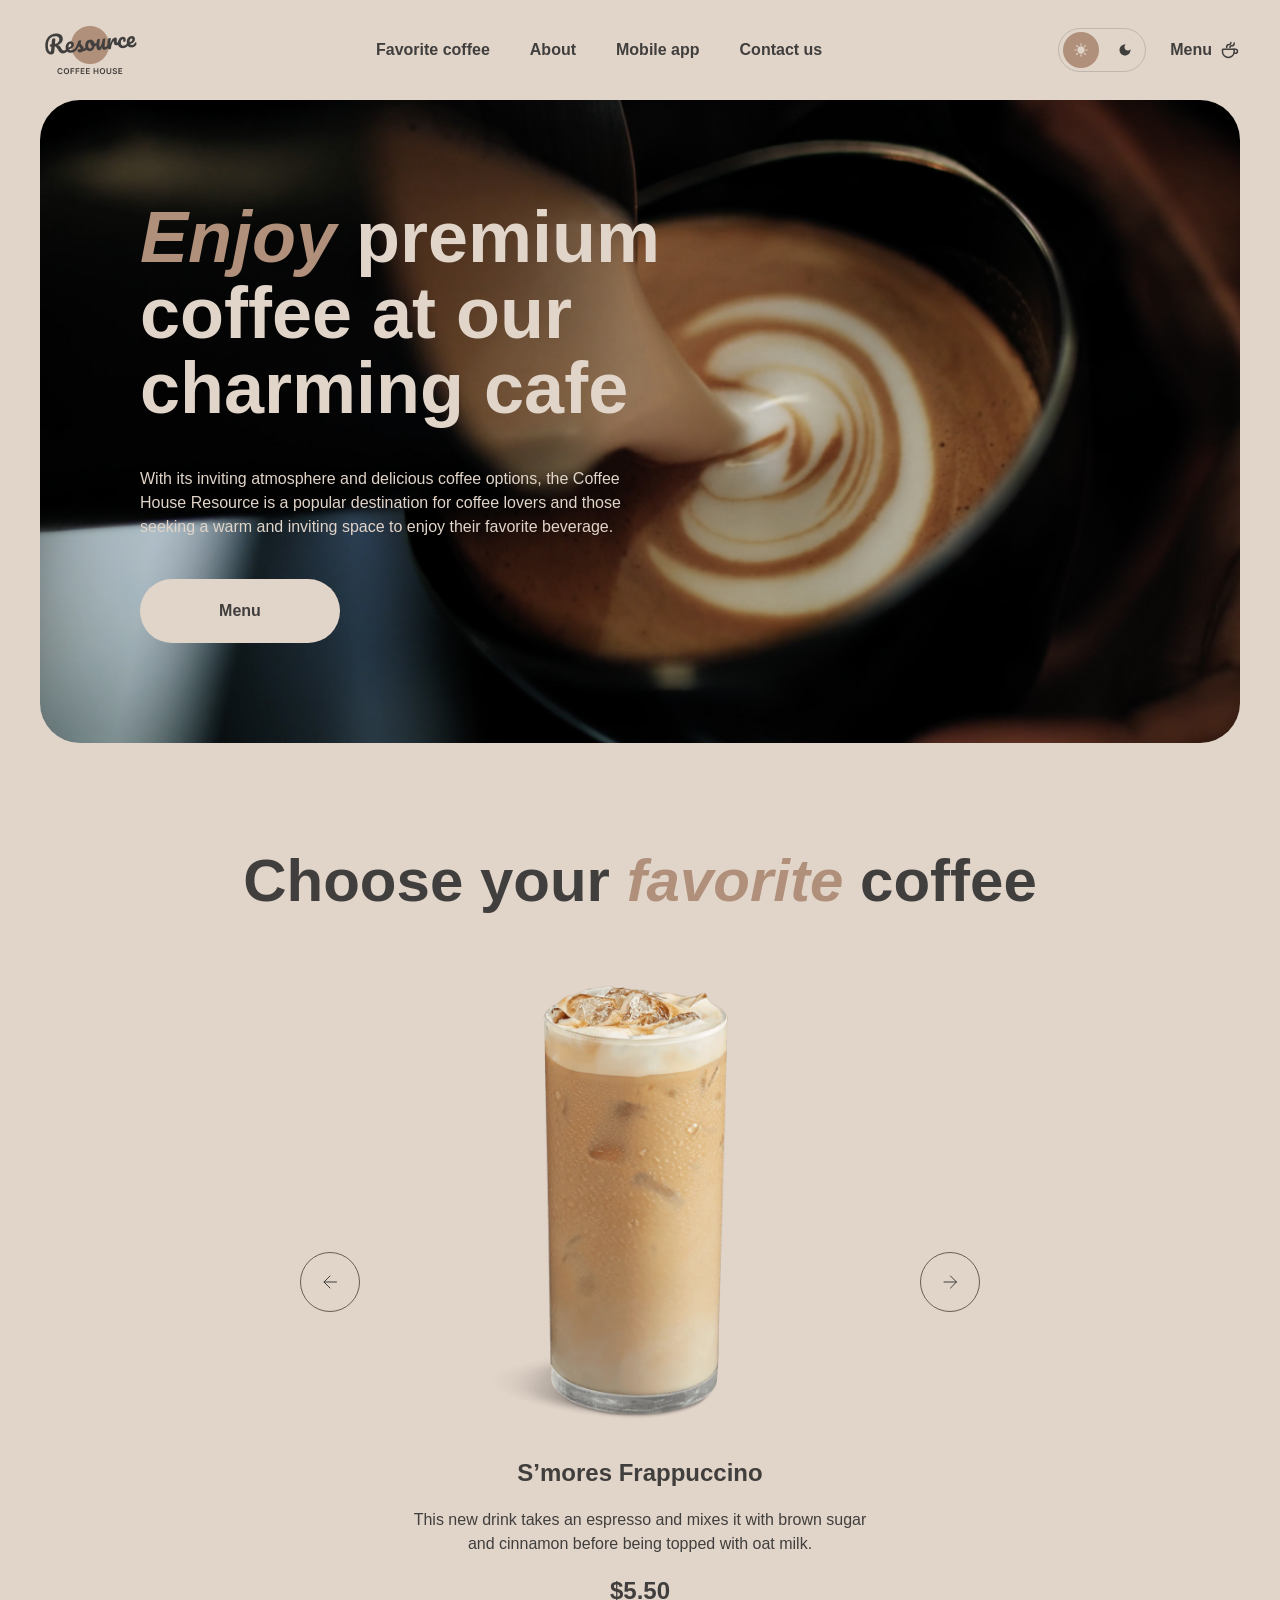
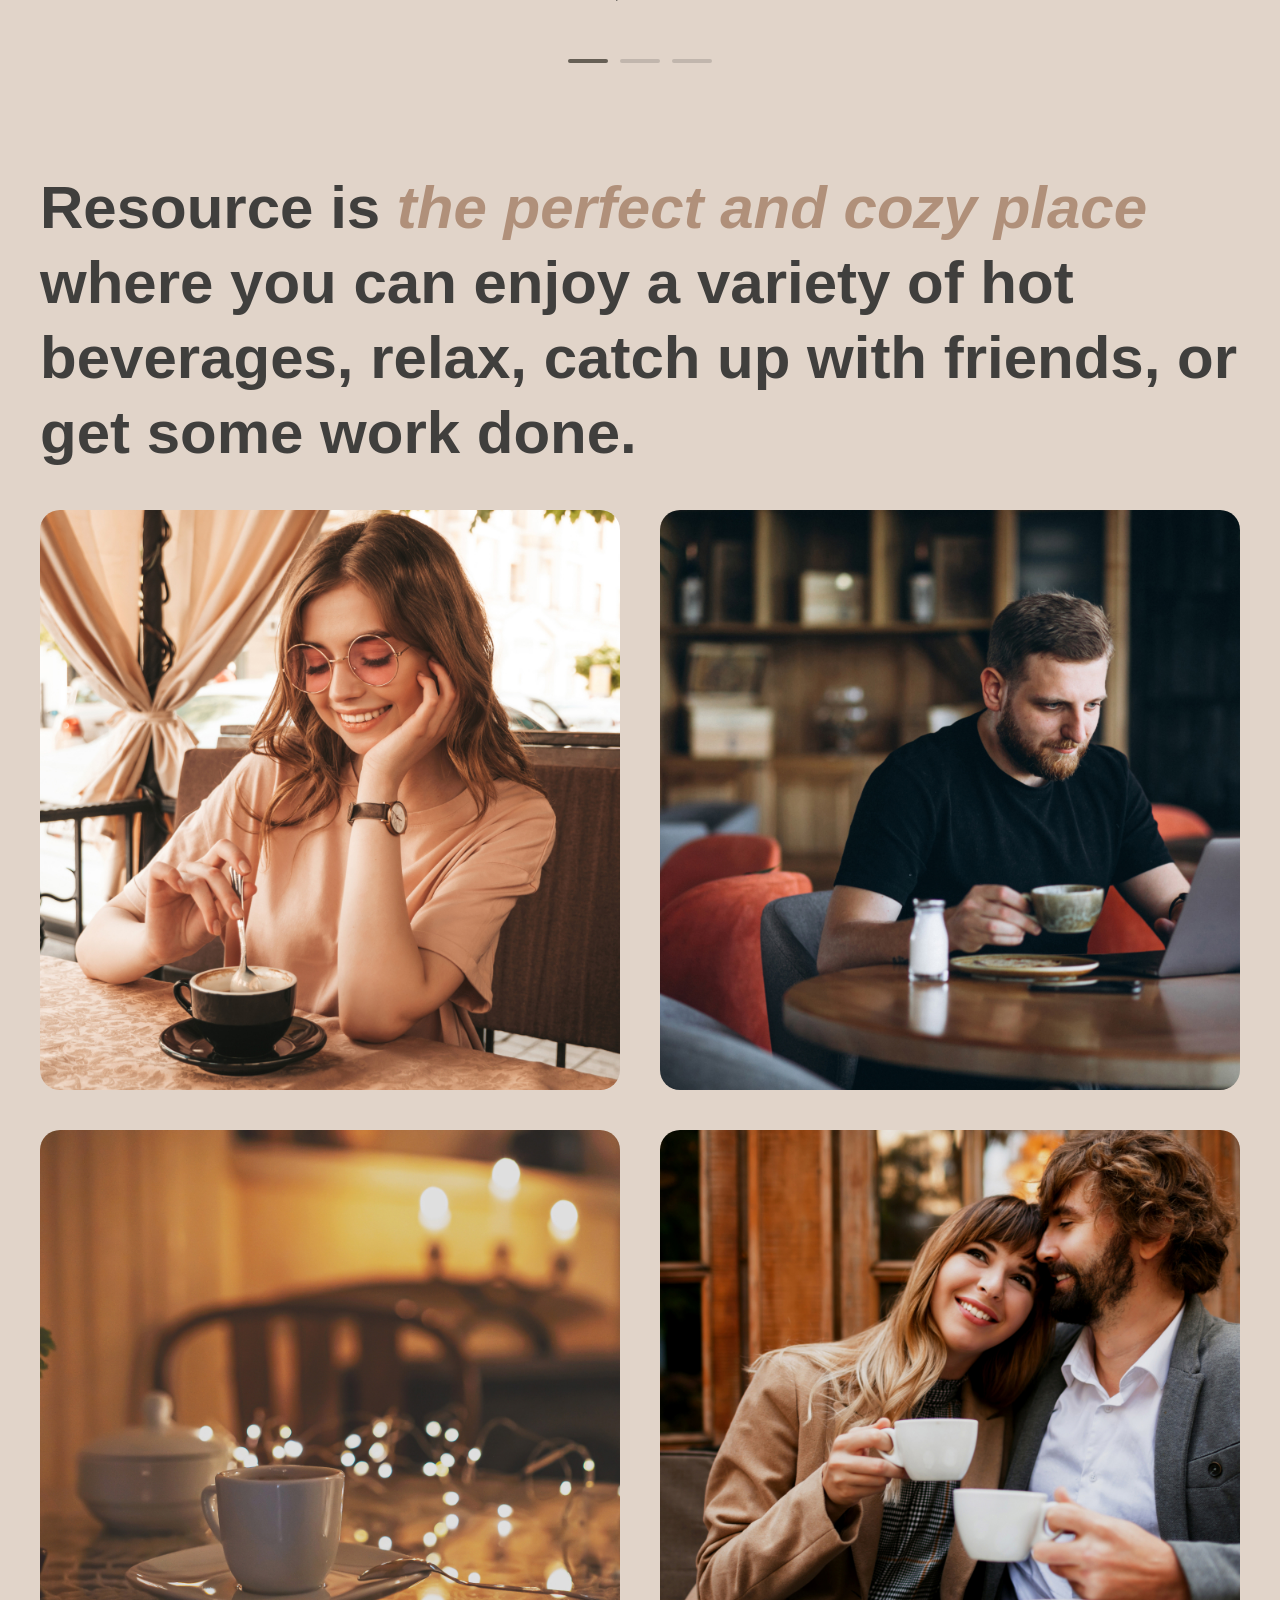
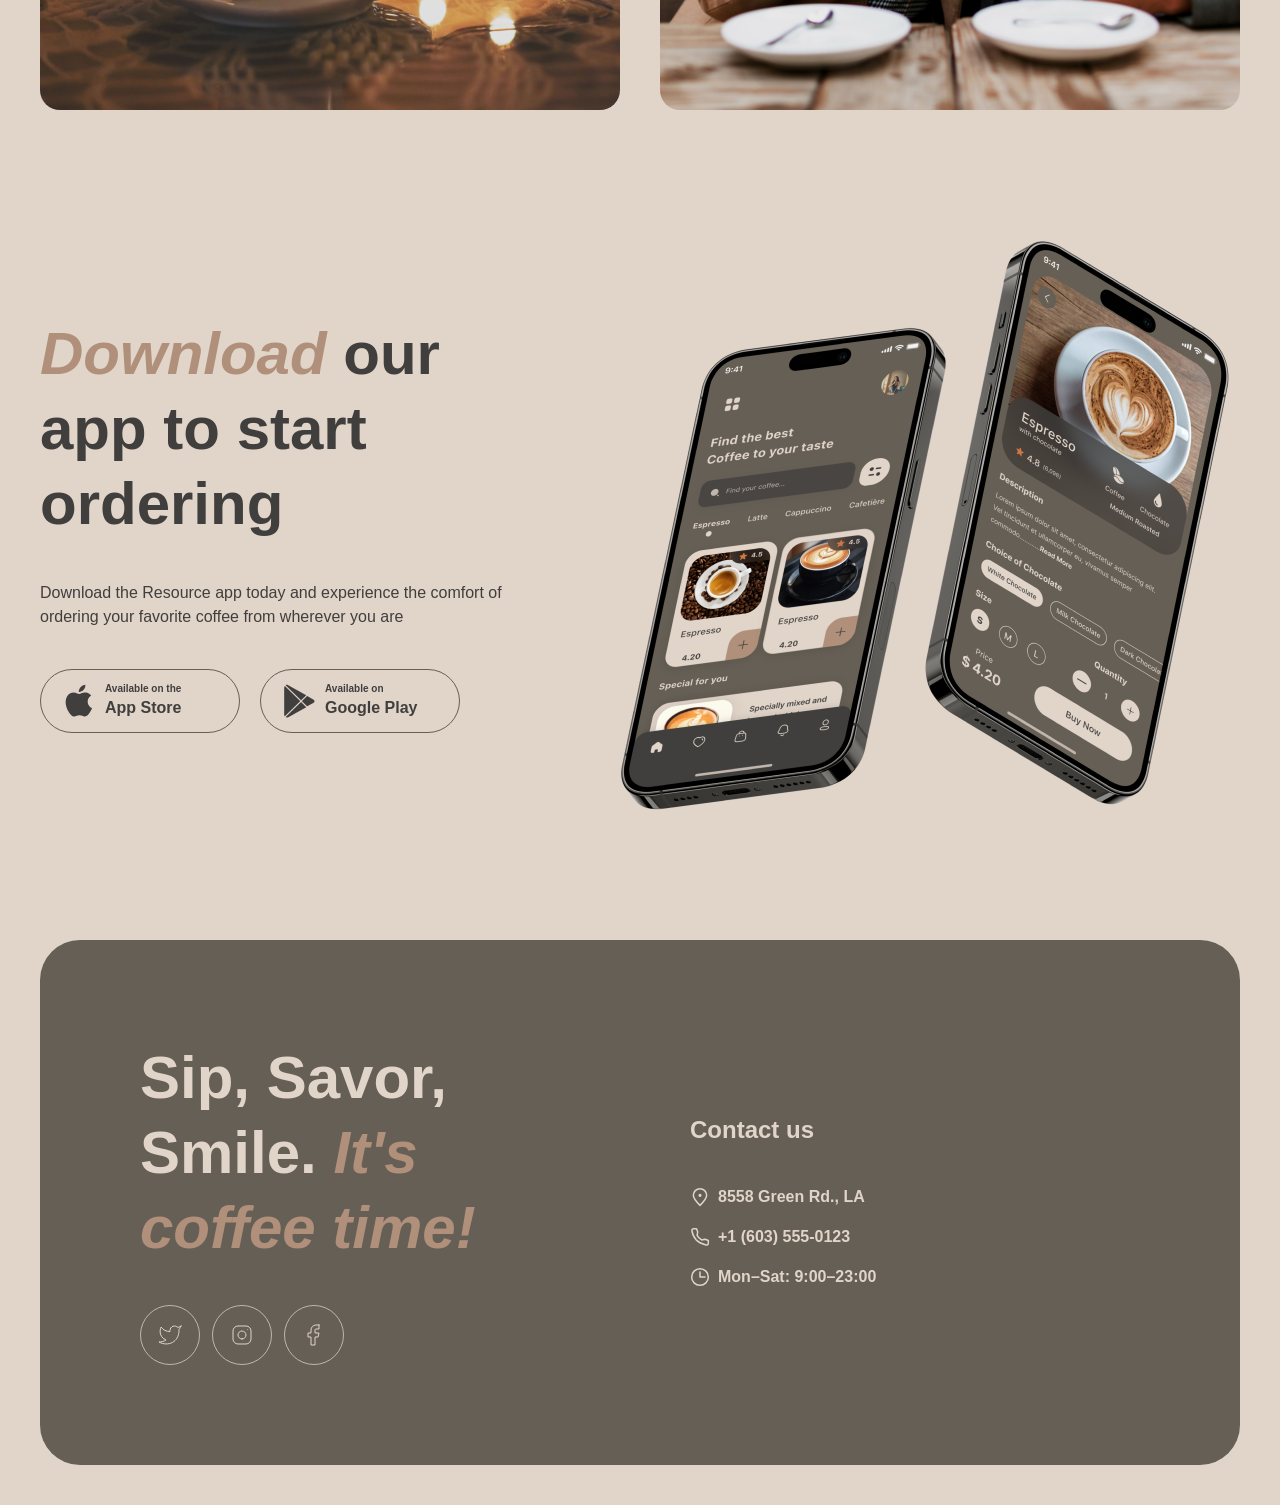
<file: index.html>
<!DOCTYPE html>
<html lang="en">

<head>
    <meta charset="UTF-8">
    <meta name="viewport" content="width=device-width, initial-scale=1.0">
    <title>Coffee House</title>
    <script>
        if (localStorage.getItem('theme') === 'dark') {
            document.documentElement.setAttribute('data-theme', 'dark');
        }
    </script>
    <link rel="stylesheet" href="style/reset.css">
    <link rel="stylesheet" href="style/style.css">
</head>

<body>
    <header>
        <div class="header-wrapper">
            <a href="index.html" class="header-logo">
                <img src="images/logo.png" alt="Logo" width="100" height="60">
            </a>

            <nav class="header-nav">
                <ul class="header-nav-list">
                    <li class="header-nav-list-item"><a href="#favorite-coffee">Favorite coffee</a></li>
                    <li class="header-nav-list-item"><a href="#about">About</a></li>
                    <li class="header-nav-list-item"><a href="#mobile-app">Mobile app</a></li>
                    <li class="header-nav-list-item"><a href="#footer">Contact us</a></li>
                </ul>
            </nav>

            <div class="header-actions">
                <label class="theme-switch">
                    <input type="checkbox" class="theme-switch-input" aria-label="Dark theme">
                    <span class="theme-switch-track">
                        <img src="images/son.svg" alt="" width="36" height="36">
                        <img src="images/moon.svg" alt="" width="36" height="36">
                    </span>
                </label>

                <a href="catalog.html" class="header-catalog-link">
                    Menu
                    <img src="images/coffee-cup.svg" alt="" width="20" height="20">
                </a>

                <button class="header-burger" aria-label="Open navigation menu"></button>
            </div>
        </div>
    </header>

    <main>
        <section class="hero" id="hero">
            <div class="hero-container">
                <div class="hero-offer">
                    <h1>
                        <span class="text-italic">Enjoy</span> premium coffee at our charming cafe
                    </h1>
                    <p>With its inviting atmosphere and delicious coffee options, the Coffee House Resource is a
                        popular destination for coffee lovers and those seeking a warm and inviting space to enjoy
                        their favorite beverage.</p>
                    <a href="catalog.html" class="btn-menu">Menu</a>
                </div>
            </div>
        </section>
        <section class="promo-slider" id="favorite-coffee">
            <div class="promo-slider-container">
                <h2>Choose your <span class="text-italic">favorite</span> coffee</h2>
                <div class="slider-wrapper">
                    <button class="left-arrow" aria-label="Previous slide">
                        <img src="images/arrow-left.svg" alt="" width="24" height="24">
                    </button>
                    <ul class="slider-list">
                        <li class="slider-list-item">
                            <img src="images/content/coffee-slider-1.png" alt="S'mores Frappuccino in a tall glass"
                                width="480" height="480">
                            <h3>S’mores Frappuccino</h3>
                            <p>This new drink takes an espresso and mixes it with brown sugar and cinnamon before
                                being topped with oat milk.</p>
                            <p><span class="product-price">$5.50</span></p>
                        </li>
                        <li class="slider-list-item">
                            <img src="images/content/coffee-slider-2.png" alt="Caramel Macchiato with whipped cream"
                                width="480" height="480">
                            <h3>Caramel Macchiato</h3>
                            <p>Fragrant and unique classic espresso with rich caramel-peanut syrup, with cream under
                                whipped thick foam.</p>
                            <p><span class="product-price">$5.00</span></p>
                        </li>
                        <li class="slider-list-item">
                            <img src="images/content/coffee-slider-3.png" alt="Iced coffee in a glass" width="480"
                                height="480">
                            <h3>Ice coffee</h3>
                            <p>A popular summer drink that tones and invigorates. Prepared from coffee, milk and ice.
                            </p>
                            <p><span class="product-price">$4.50</span></p>
                        </li>
                    </ul>
                    <button class="right-arrow" aria-label="Next slide">
                        <img src="images/arrow-right.svg" alt="" width="24" height="24">
                    </button>
                </div>
                <ul class="slider-controls">
                    <li>
                        <button class="slider-control" aria-label="Show slide 1" aria-current="true"></button>
                    </li>
                    <li>
                        <button class="slider-control" aria-label="Show slide 2"></button>
                    </li>
                    <li>
                        <button class="slider-control" aria-label="Show slide 3"></button>
                    </li>
                </ul>
            </div>
        </section>
        <section class="about" id="about">
            <div class="about-container">
                <h2>Resource is <span class="text-italic">the perfect and cozy place</span> where you can enjoy a
                    variety of hot beverages, relax, catch up with friends, or get some work done.</h2>
                <div class="about-images">
                    <ul class="about-column">
                        <li>
                            <img src="images/content/about-1.jpg" alt="Girl in sunglasses drinking coffee at a café"
                                width="660" height="590">
                        </li>
                        <li>
                            <img src="images/content/about-2.jpg" alt="A cup of coffee on a table with string lights"
                                width="660" height="430">
                        </li>
                    </ul>
                    <ul class="about-column">
                        <li>
                            <img src="images/content/about-3.jpg" alt="A man works at a cafe with a cup of coffee"
                                width="660" height="430">
                        </li>
                        <li>
                            <img src="images/content/about-4.jpg" alt="A couple sitting together with cups of coffee"
                                width="660" height="590">
                        </li>
                    </ul>
                </div>
            </div>
        </section>

        <section class="mobile-app" id="mobile-app">
            <div class="mobile-app-container">
                <div class="mobile-app-info">
                    <h2><span class="text-italic">Download</span> our app to start ordering</h2>
                    <p>Download the Resource app today and experience the comfort of ordering your favorite coffee from
                        wherever you are</p>
                    <div class="mobile-app-links">
                        <a href="#" class="app-link">
                            <img src="images/apple.svg" alt="Apple" width="36" height="36">
                            <span>
                                <span class="app-link-small">Available on the</span>
                                <span class="app-link-big">App Store</span>
                            </span>
                        </a>
                        <a href="#" class="app-link">
                            <img src="images/google-play.svg" alt="Google Play" width="36" height="36">
                            <span>
                                <span class="app-link-small">Available on</span>
                                <span class="app-link-big">Google Play</span>
                            </span>
                        </a>
                    </div>
                </div>
                <img src="images/mobile-screens.png" alt="Resource app screens on two phones" width="630" height="630"
                    class="mobile-app-image">
            </div>
        </section>
    </main>

    <footer id="footer">
        <div class="footer-container">
            <div class="footer-offer">
                <p class="footer-slogan">Sip, Savor, Smile. <span class="text-italic">It's coffee time!</span></p>
                <ul class="footer-social-list">
                    <li>
                        <a href="https://twitter.com" target="_blank" rel="noopener" aria-label="Twitter">
                            <img src="images/twitter.svg" alt="Twitter" width="24" height="24">
                        </a>
                    </li>
                    <li>
                        <a href="https://instagram.com" target="_blank" rel="noopener" aria-label="Instagram">
                            <img src="images/instagram.svg" alt="Instagram" width="24" height="24">
                        </a>
                    </li>
                    <li>
                        <a href="https://facebook.com" target="_blank" rel="noopener" aria-label="Facebook">
                            <img src="images/facebook.svg" alt="Facebook" width="24" height="24">
                        </a>
                    </li>
                </ul>
            </div>
            <div class="footer-contacts">
                <h2 class="footer-contacts-title">Contact us</h2>
                <ul class="footer-contacts-list">
                    <li>
                        <a href="https://maps.google.com/?q=8558+Green+Rd,+LA" target="_blank" rel="noopener">
                            <img src="images/pin-alt.svg" alt="Pin" width="20" height="20">
                            8558 Green Rd., LA
                        </a>
                    </li>
                    <li>
                        <a href="tel:+16035550123">
                            <img src="images/phone.svg" alt="Pnone" width="20" height="20">
                            +1 (603) 555-0123
                        </a>
                    </li>
                    <li>
                        <img src="images/clock.svg" alt="Clock" width="20" height="20">
                        Mon–Sat: 9:00–23:00
                    </li>
                </ul>
            </div>
        </div>
    </footer>

    <script src="script/script.js"></script>
</body>

</html>
</file>
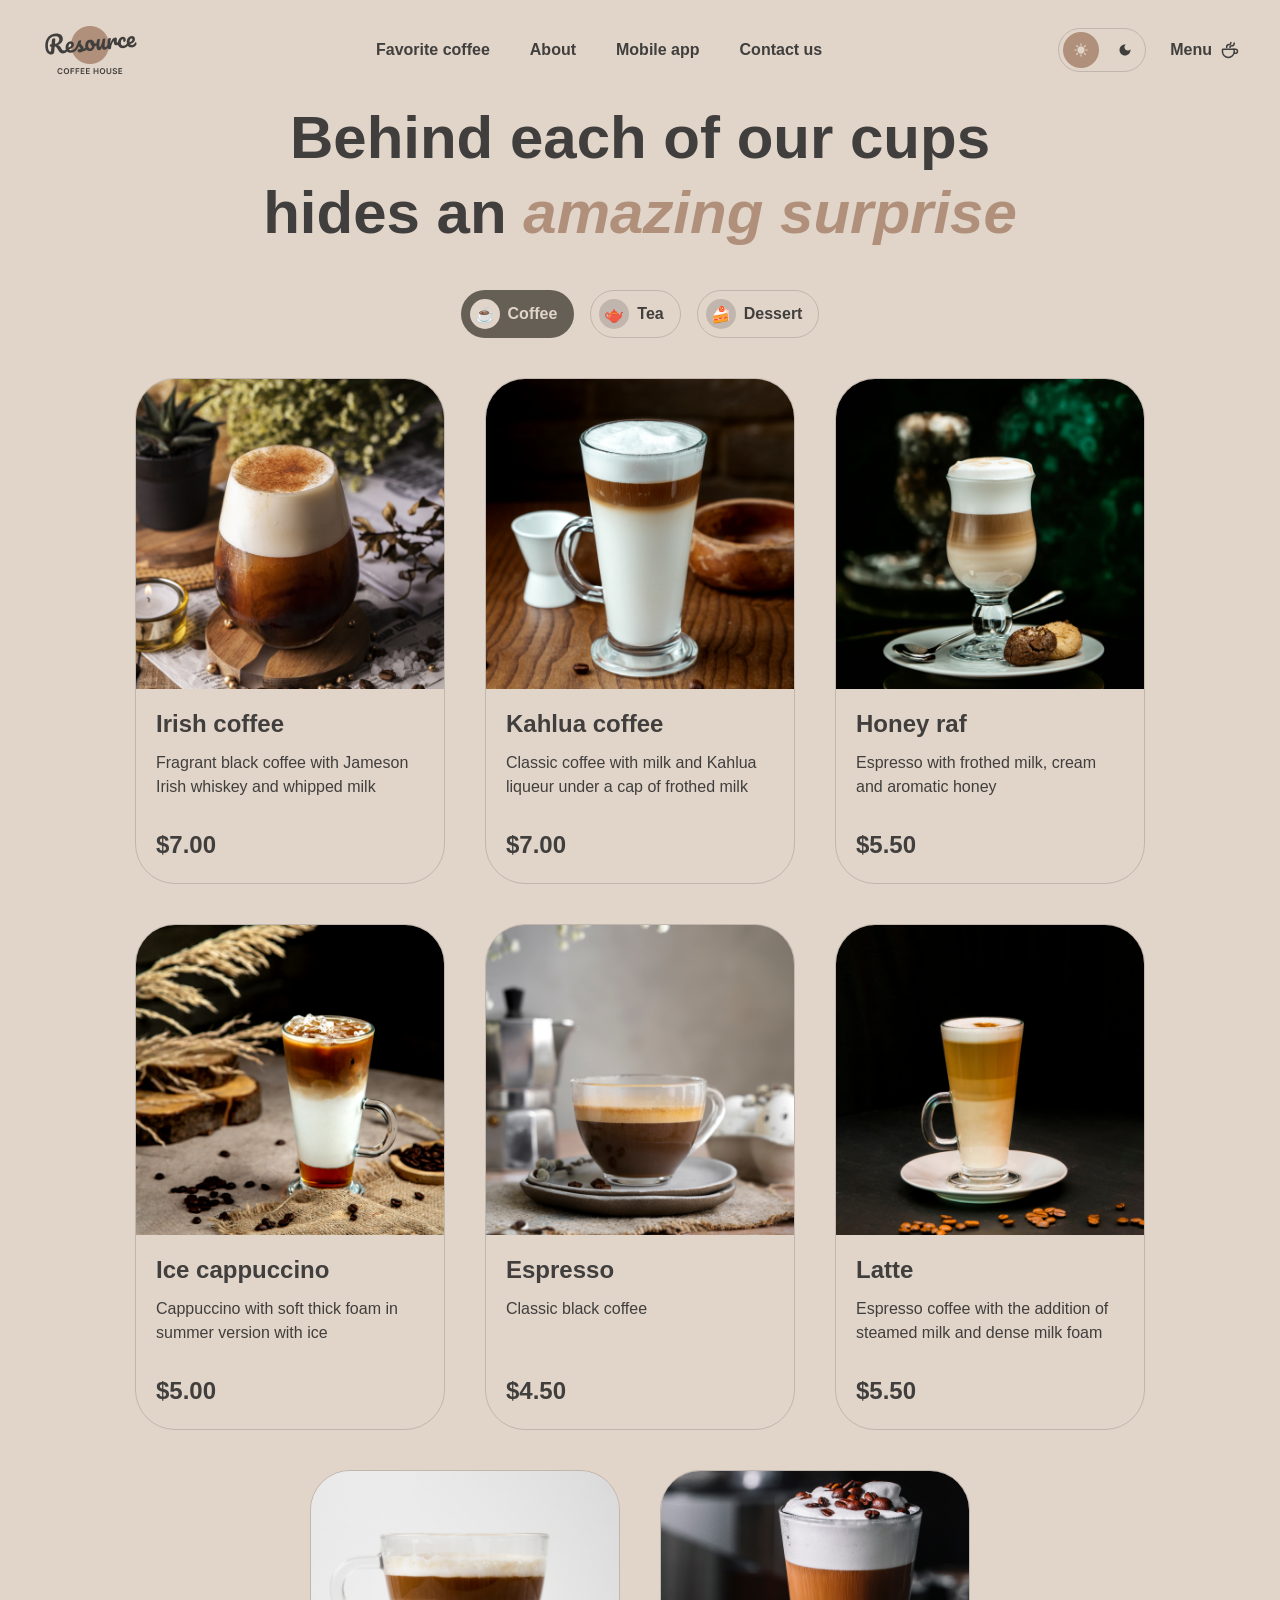
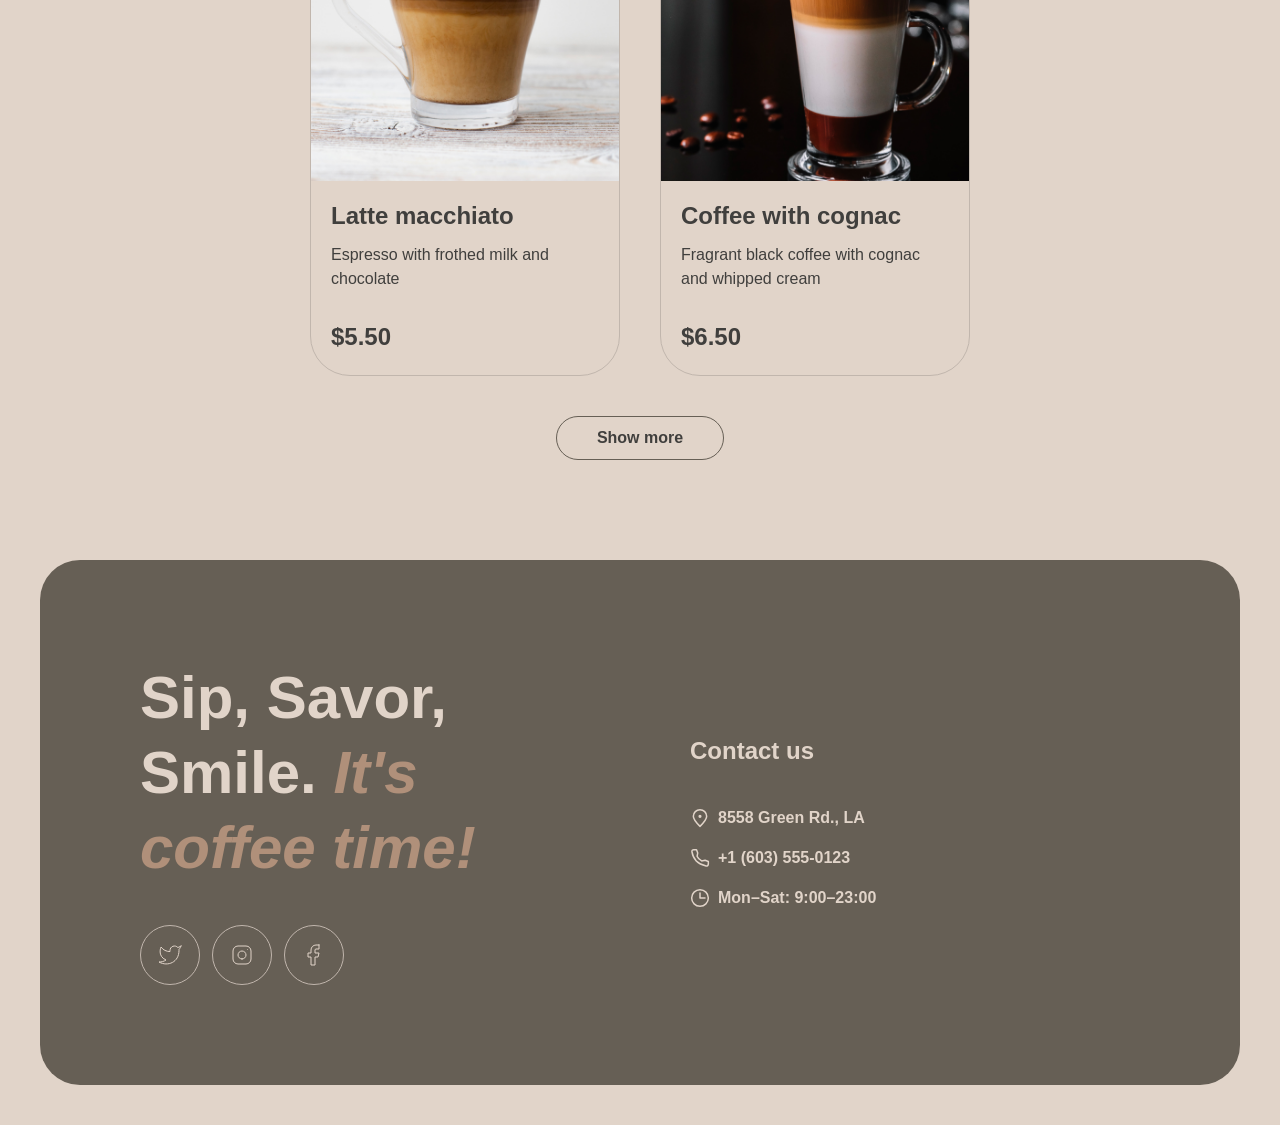
<file: catalog.html>
<!DOCTYPE html>
<html lang="en">

<head>
    <meta charset="UTF-8">
    <meta name="viewport" content="width=device-width, initial-scale=1.0">
    <title>Coffee House</title>
    <link rel="stylesheet" href="style/reset.css">
    <link rel="stylesheet" href="style/style.css">
</head>

<body>
    <header>
        <div class="header-wrapper">
            <a href="index.html" class="header-logo">
                <img src="images/logo.png" alt="Logo" width="100" height="60">
            </a>

            <nav class="header-nav">
                <ul class="header-nav-list">
                    <li class="header-nav-list-item"><a href="index.html#favorite-coffee">Favorite coffee</a></li>
                    <li class="header-nav-list-item"><a href="index.html#about">About</a></li>
                    <li class="header-nav-list-item"><a href="index.html#mobile-app">Mobile app</a></li>
                    <li class="header-nav-list-item"><a href="#footer">Contact us</a></li>
                </ul>
            </nav>

            <div class="header-actions">
                <label class="theme-switch">
                    <input type="checkbox" class="theme-switch-input" aria-label="Switch to dark mode">
                    <span class="theme-switch-track">
                        <img src="images/son.svg" alt="" width="36" height="36">
                        <img src="images/moon.svg" alt="" width="36" height="36">
                    </span>
                </label>

                <a href="catalog.html" class="header-catalog-link">
                    Menu
                    <img src="images/coffee-cup.svg" alt="" width="20" height="20">
                </a>

                <button class="header-burger" aria-label="Open navigation menu"></button>
            </div>
        </div>
    </header>
    <main>
        <section class="menu" id="menu">
            <div class="menu-container">
                <div class="menu-offer">
                    <h2>Behind each of our cups hides an <span class="text-italic">amazing surprise</span></h2>
                    <ul class="menu-tabs">
                        <li>
                            <button class="tab-item" aria-current="true">
                                <span class="tab-icon">☕</span>
                                Coffee
                            </button>
                        </li>
                        <li>
                            <button class="tab-item">
                                <span class="tab-icon">🫖</span>
                                Tea
                            </button>
                        </li>
                        <li>
                            <button class="tab-item">
                                <span class="tab-icon">🍰</span>
                                Dessert
                            </button>
                        </li>
                    </ul>
                </div>

                <ul class="menu-grid">
                    <li class="menu-card">
                        <img src="images/catalog/coffee-1.png" alt="Irish coffee" width="310" height="310">
                        <div class="menu-card-info">
                            <div>
                                <h3>Irish coffee</h3>
                                <p>Fragrant black coffee with Jameson Irish whiskey and whipped milk</p>
                            </div>
                            <p class="menu-card-price">$7.00</p>
                        </div>
                    </li>
                    <li class="menu-card">
                        <img src="images/catalog/coffee-2.png" alt="Kahlua coffee" width="310" height="310">
                        <div class="menu-card-info">
                            <div>
                                <h3>Kahlua coffee</h3>
                                <p>Classic coffee with milk and Kahlua liqueur under a cap of frothed milk</p>
                            </div>
                            <p class="menu-card-price">$7.00</p>
                        </div>
                    </li>
                    <li class="menu-card">
                        <img src="images/catalog/coffee-3.png" alt="Honey raf" width="310" height="310">
                        <div class="menu-card-info">
                            <div>
                                <h3>Honey raf</h3>
                                <p>Espresso with frothed milk, cream and aromatic honey</p>
                            </div>
                            <p class="menu-card-price">$5.50</p>
                        </div>
                    </li>
                    <li class="menu-card">
                        <img src="images/catalog/coffee-4.png" alt="Ice cappuccino" width="310" height="310">
                        <div class="menu-card-info">
                            <div>
                                <h3>Ice cappuccino</h3>
                                <p>Cappuccino with soft thick foam in summer version with ice</p>
                            </div>
                            <p class="menu-card-price">$5.00</p>
                        </div>
                    </li>
                    <li class="menu-card">
                        <img src="images/catalog/coffee-5.png" alt="Espresso" width="310" height="310">
                        <div class="menu-card-info">
                            <div>
                                <h3>Espresso</h3>
                                <p>Classic black coffee</p>
                            </div>
                            <p class="menu-card-price">$4.50</p>
                        </div>
                    </li>
                    <li class="menu-card">
                        <img src="images/catalog/coffee-6.png" alt="Latte" width="310" height="310">
                        <div class="menu-card-info">
                            <div>
                                <h3>Latte</h3>
                                <p>Espresso coffee with the addition of steamed milk and dense milk foam</p>
                            </div>
                            <p class="menu-card-price">$5.50</p>
                        </div>
                    </li>
                    <li class="menu-card">
                        <img src="images/catalog/coffee-7.png" alt="Latte macchiato" width="310" height="310">
                        <div class="menu-card-info">
                            <div>
                                <h3>Latte macchiato</h3>
                                <p>Espresso with frothed milk and chocolate</p>
                            </div>
                            <p class="menu-card-price">$5.50</p>
                        </div>
                    </li>
                    <li class="menu-card">
                        <img src="images/catalog/coffee-8.png" alt="Coffee with cognac" width="310" height="310">
                        <div class="menu-card-info">
                            <div>
                                <h3>Coffee with cognac</h3>
                                <p>Fragrant black coffee with cognac and whipped cream</p>
                            </div>
                            <p class="menu-card-price">$6.50</p>
                        </div>
                    </li>
                </ul>

                <button class="btn-load-more">Show more</button>
            </div>
        </section>
    </main>
    <footer id="footer">
        <div class="footer-container">
            <div class="footer-offer">
                <p class="footer-slogan">Sip, Savor, Smile. <span class="text-italic">It's coffee time!</span></p>
                <ul class="footer-social-list">
                    <li>
                        <a href="https://twitter.com" target="_blank" rel="noopener" aria-label="Twitter">
                            <img src="images/twitter.svg" alt="Twitter" width="24" height="24">
                        </a>
                    </li>
                    <li>
                        <a href="https://instagram.com" target="_blank" rel="noopener" aria-label="Instagram">
                            <img src="images/instagram.svg" alt="Instagram" width="24" height="24">
                        </a>
                    </li>
                    <li>
                        <a href="https://facebook.com" target="_blank" rel="noopener" aria-label="Facebook">
                            <img src="images/facebook.svg" alt="Facebook" width="24" height="24">
                        </a>
                    </li>
                </ul>
            </div>
            <div class="footer-contacts">
                <h2 class="footer-contacts-title">Contact us</h2>
                <ul class="footer-contacts-list">
                    <li>
                        <a href="https://maps.google.com/?q=8558+Green+Rd,+LA" target="_blank" rel="noopener">
                            <img src="images/pin-alt.svg" alt="Pin" width="20" height="20">
                            8558 Green Rd., LA
                        </a>
                    </li>
                    <li>
                        <a href="tel:+16035550123">
                            <img src="images/phone.svg" alt="Pnone" width="20" height="20">
                            +1 (603) 555-0123
                        </a>
                    </li>
                    <li>
                        <img src="images/clock.svg" alt="Clock" width="20" height="20">
                        Mon–Sat: 9:00–23:00
                    </li>
                </ul>
            </div>
        </div>
    </footer>
</body>

</html>
</file>
<file: style/style.css>
@import url('base.css');
@import url('theme.css');
@import url('header.css');
@import url('hero.css');
@import url('slider.css');
@import url('about.css');
@import url('mobile-app.css');
@import url('footer.css');
@import url('catalog.css');
</file>
